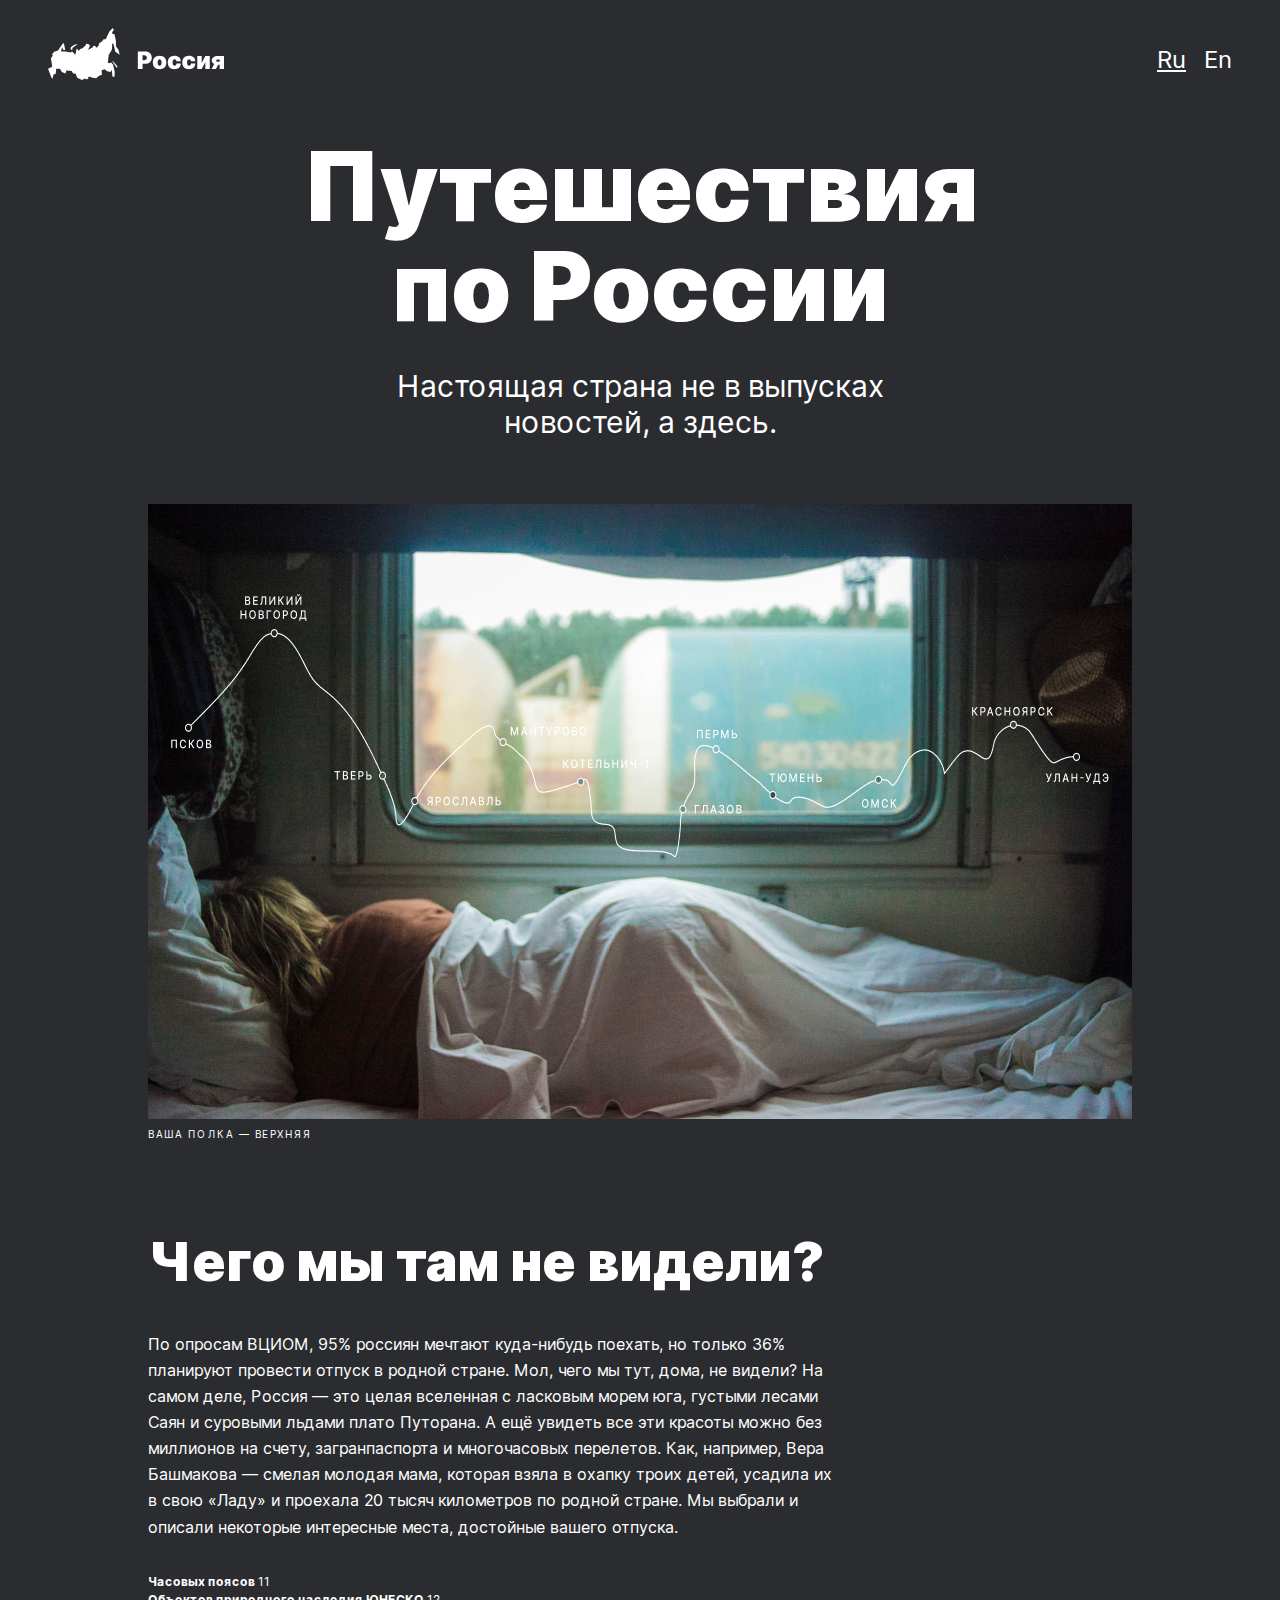
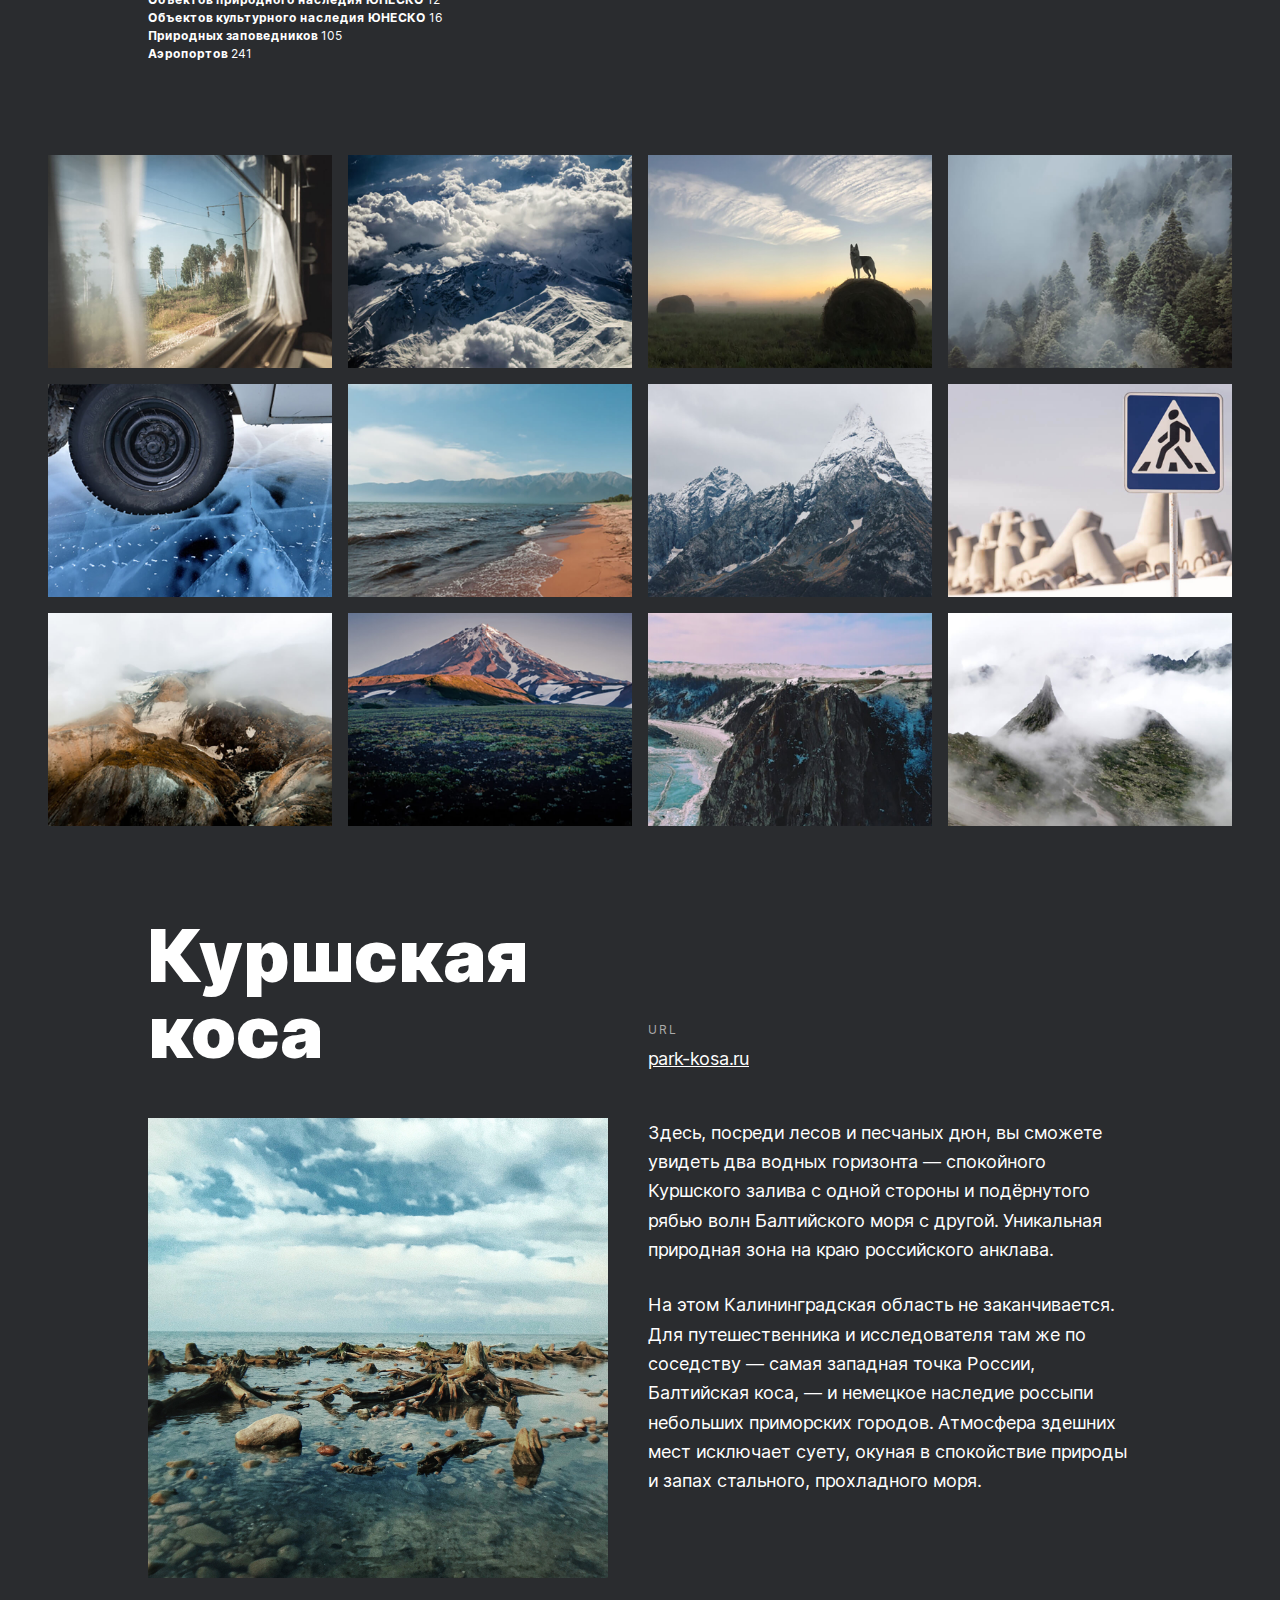
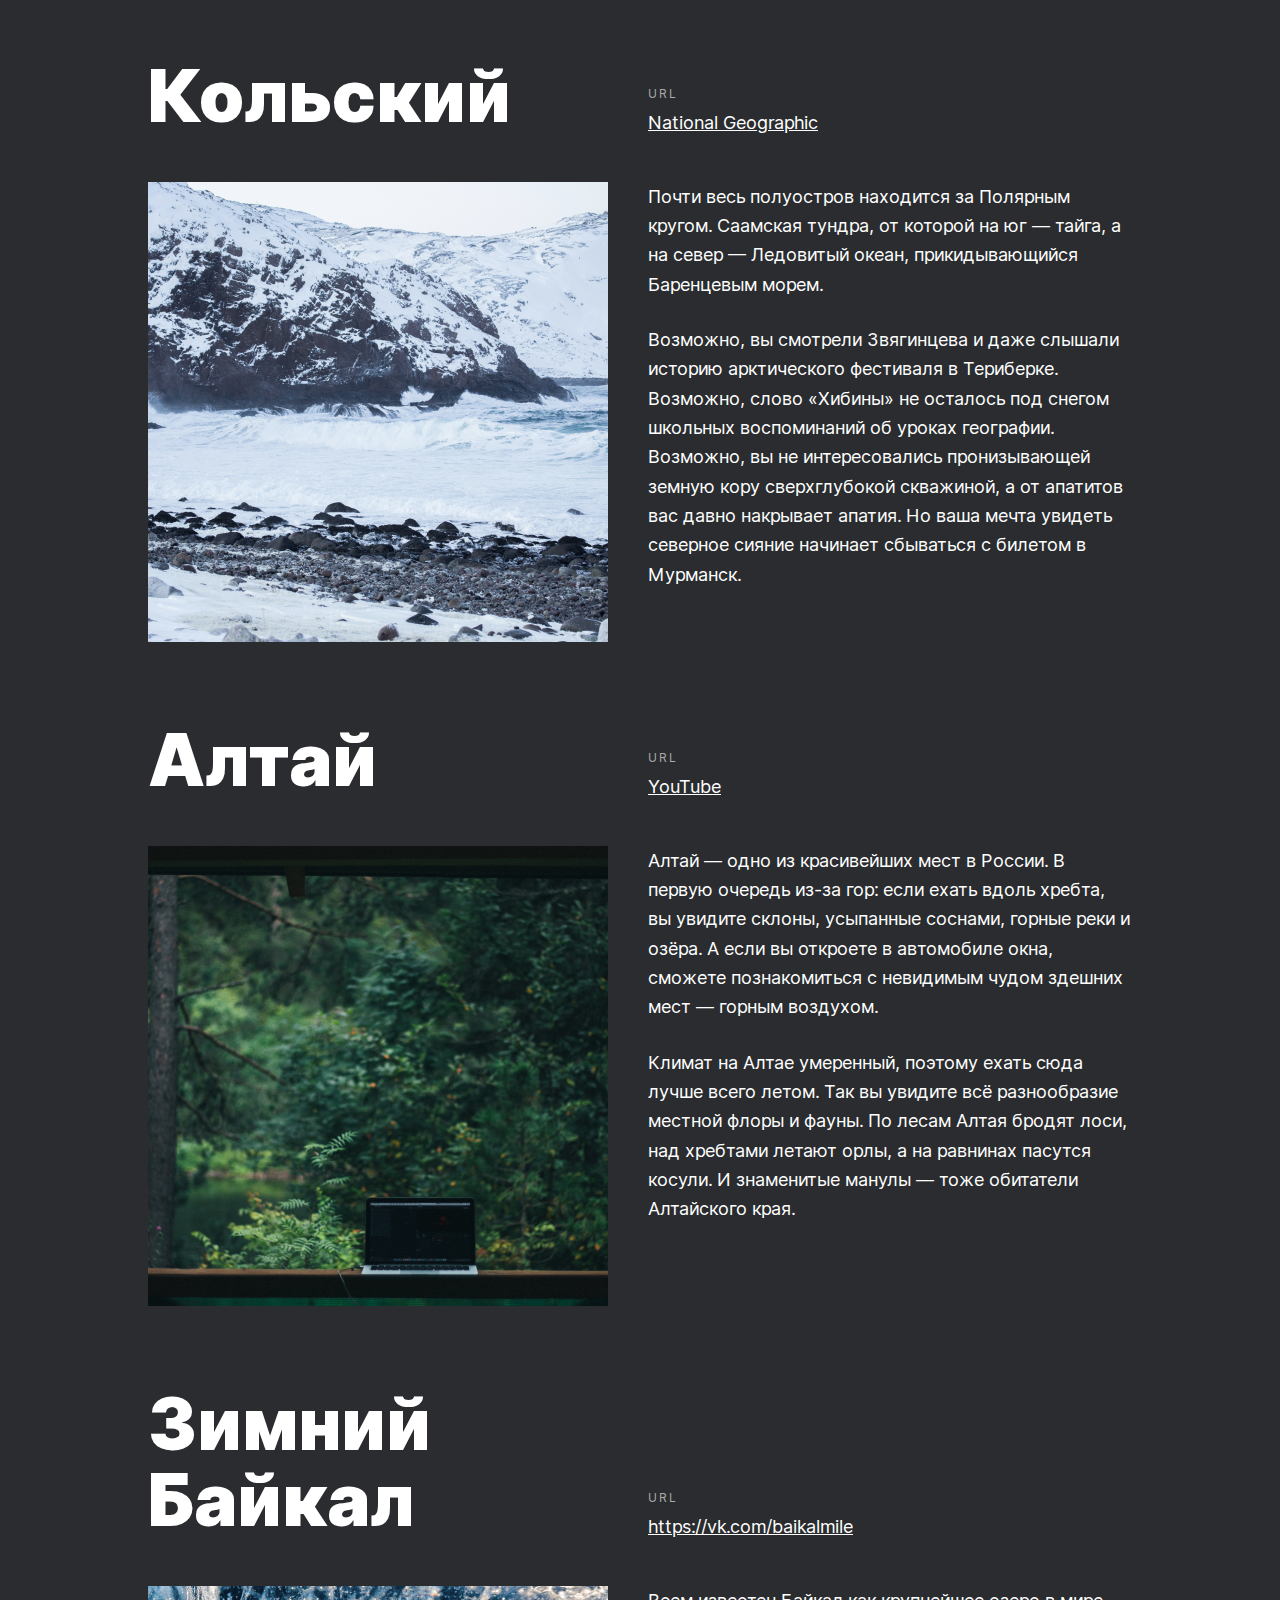
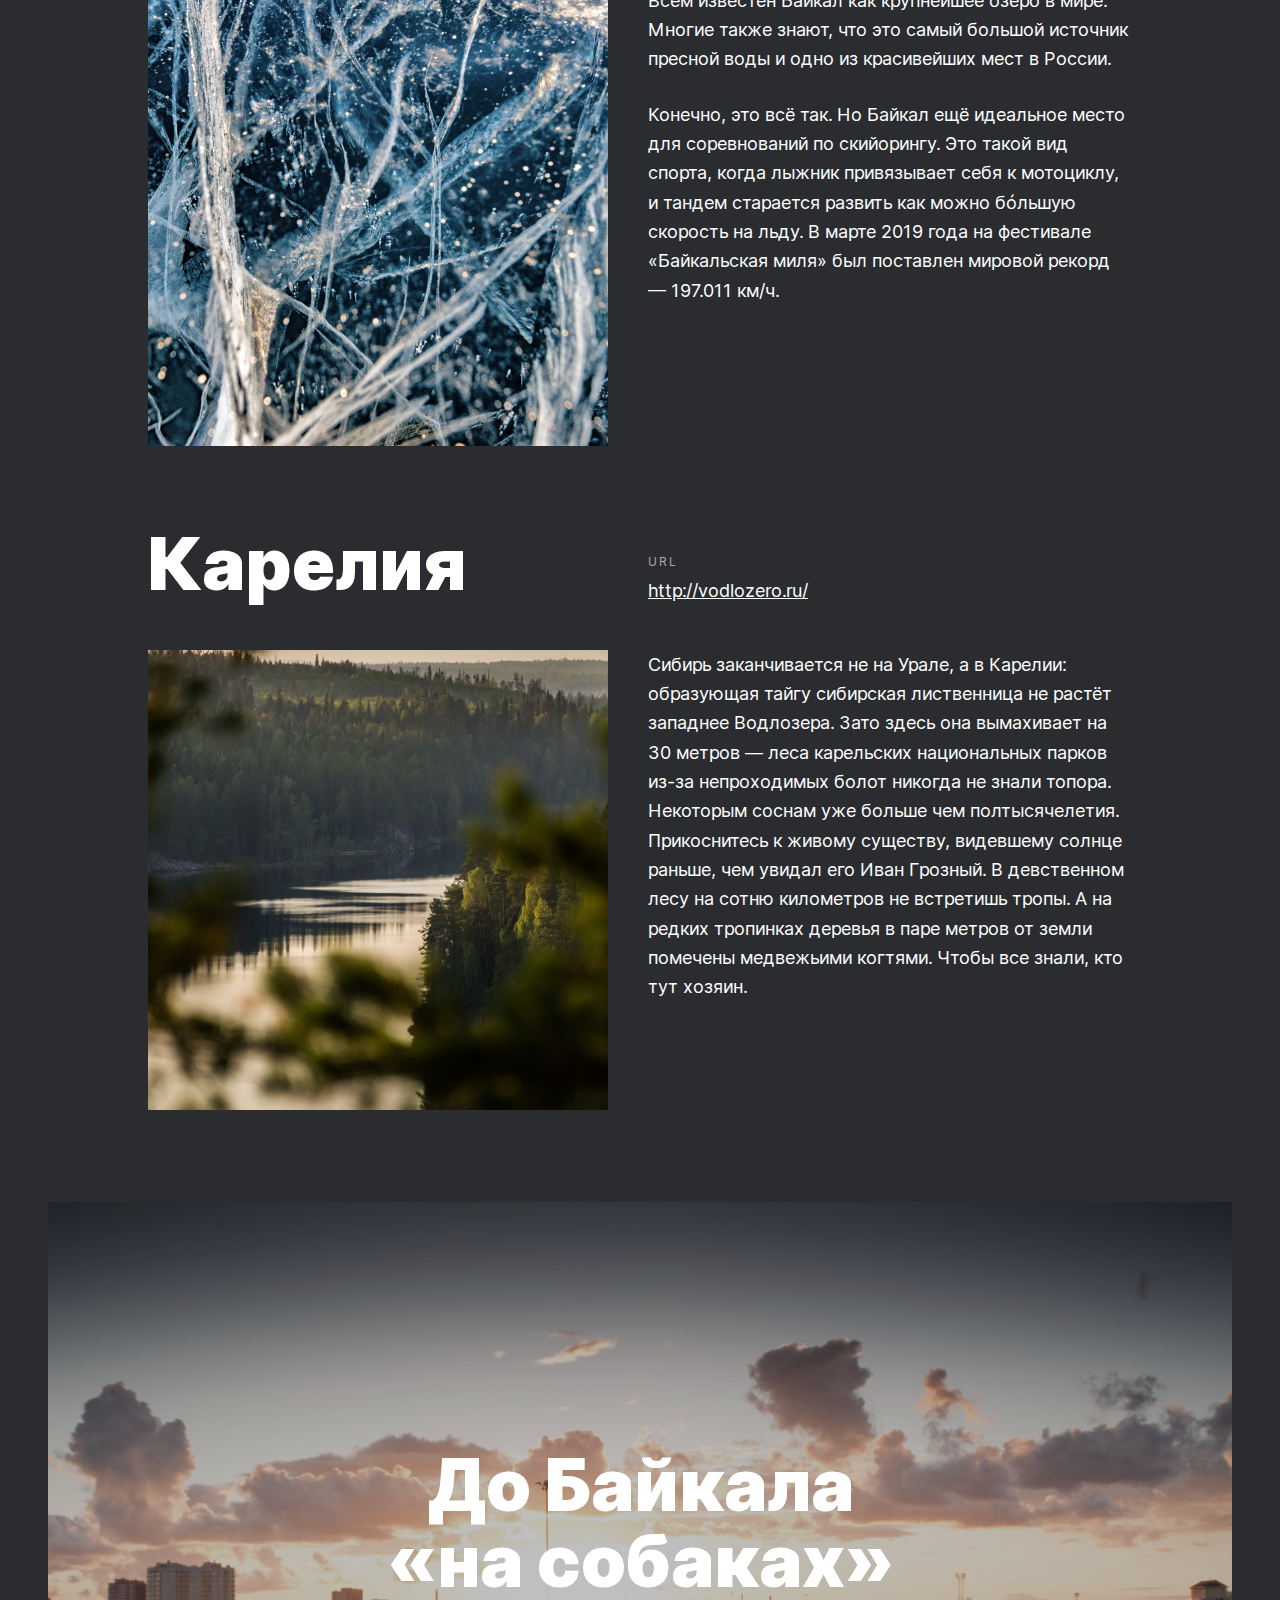
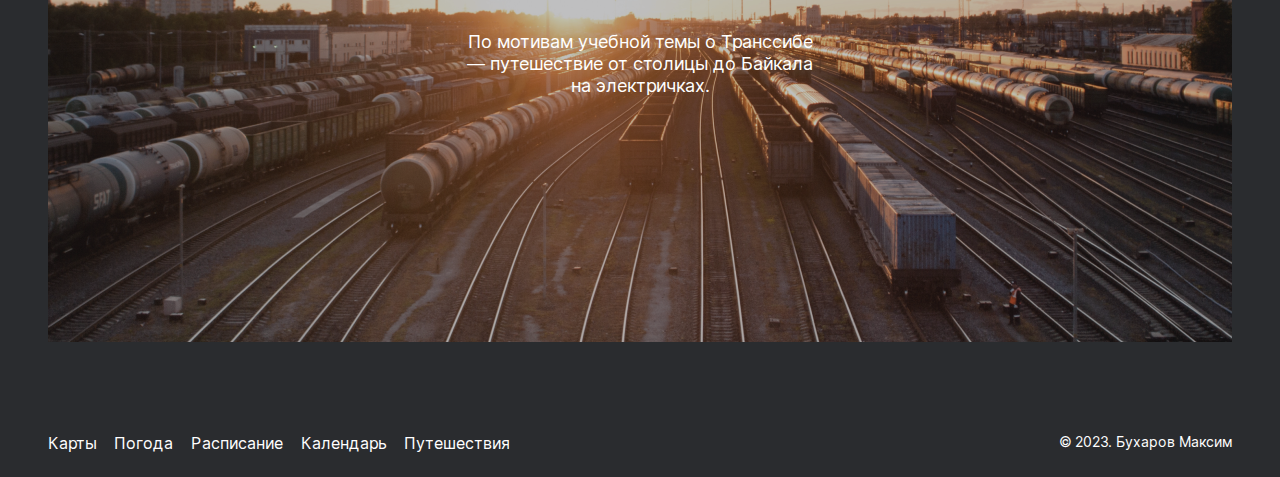
<file: index.html>
<!DOCTYPE html>
<html lang="ru">
  <head>
    <meta charset="UTF-8" />
    <link rel="stylesheet" href="./pages/index.css" />
    <meta name="viewport" content="width=device-width, initial-scale=1.0" />
    <title>Путешествия по России</title>
    <meta name="description" content="Проект о путешествиях по России" />
    <meta name="author" content="Максим Бухаров" />
    <meta name="keywords" content="путешествия, Россия, Транссиб" />
  </head>
  <body class="root">
    <div class="page">
      <header class="header">
        <img class="header__logo" src="./images/__logo.svg" alt="Логотип Россия" />
        <ul class="header__lang-links">
          <li><a class="header__lang-link header__lang-link_active link" href="#">Ru</a></li>
          <li><a class="header__lang-link link" href="#">En</a></li>
        </ul>
      </header>
      <main class="content">
        <section class="lead">
          <h1 class="lead__title">Путешествия по России</h1>
          <h2 class="lead__subtitle">Настоящая страна не в выпусках новостей, а здесь.</h2>
          <figure class="lead__map">
            <img
              class="lead__map-image"
              src="./images/__image.png"
              alt="Изображение России из
          окна поезда"
            />
            <figcaption class="lead__map-sign">Ваша полка &mdash; верхняя</figcaption>
          </figure>
        </section>
        <section class="intro">
          <h2 class="intro__title">Чего мы там не видели?</h2>
          <p class="intro__text">
            По опросам ВЦИОМ, 95% россиян мечтают куда-нибудь поехать, но только 36% планируют
            провести отпуск в родной стране. Мол, чего мы тут, дома, не видели? На самом деле,
            Россия — это целая вселенная с ласковым морем юга, густыми лесами Саян и суровыми льдами
            плато Путорана. А ещё увидеть все эти красоты можно без миллионов на счету,
            загранпаспорта и многочасовых перелетов. Как, например, Вера Башмакова — смелая молодая
            мама, которая взяла в охапку троих детей, усадила их в свою «Ладу» и проехала 20 тысяч
            километров по родной стране. Мы выбрали и описали некоторые интересные места, достойные
            вашего отпуска.
          </p>
          <ul class="intro__list">
            <li class="intro__list-item">
              <span class="intro__item-bold">Часовых поясов</span> 11
            </li>
            <li class="intro__list-item">
              <span class="intro__item-bold">Объектов природного наследия ЮНЕСКО </span>12
            </li>
            <li class="intro__list-item">
              <span class="intro__item-bold">Объектов культурного наследия ЮНЕСКО</span>
              16
            </li>
            <li class="intro__list-item">
              <span class="intro__item-bold">Природных заповедников</span> 105
            </li>
            <li class="intro__list-item"><span class="intro__item-bold">Аэропортов</span> 241</li>
          </ul>
        </section>
        <section class="photo-grid">
          <div class="photo-grid__gallery">
            <img
              class="photo-grid__item"
              src="./images/photo-grid-train.jpg"
              alt="Фото из поезда"
            />

            <img class="photo-grid__item" src="./images/photo-grid-atharva-tulsi.jpg" alt="Горы" />

            <img class="photo-grid__item" src="./images/photo-grid-tuman.jpg" alt="Туман" />

            <img class="photo-grid__item" src="./images/photo-grid-sochi.jpg" alt="Сочи" />

            <img
              class="photo-grid__item"
              src="./images/photo-grid-arisa.jpg"
              alt="Машина на льду"
            />

            <img class="photo-grid__item" src="./images/photo-grid-baikal.jpg" alt="Байкал" />

            <img class="photo-grid__item" src="./images/photo-grid-elbrus.jpg" alt="Эльбрус" />

            <img class="photo-grid__item" src="./images/photo-grid-kondratiev.jpg" alt="Берег" />

            <img
              class="photo-grid__item"
              src="./images/photo-grid-kamchatka-1.jpg"
              alt="Камчатка"
            />

            <img
              class="photo-grid__item"
              src="./images/photo-grid-kamchatka-2.jpg"
              alt="Еще Камчатка"
            />

            <img class="photo-grid__item" src="./images/photo-grid-baikal-2.jpg" alt="Еще Байкал" />

            <img class="photo-grid__item" src="./images/photo-grid-ergaki.jpg" alt="Ергаки" />
          </div>
        </section>
        <section class="places">
          <article class="place">
            <h2 class="place__title">Куршская коса</h2>
            <img
              class="place__image"
              src="./images/__image_kurshskaya_kosa.png"
              alt="Куршская коса"
            />
            <div class="place__website">
              <p class="place__url-heading">URL</p>
              <a class="place__link link" href="http://www.park-kosa.ru/" target="_blank"
                >park-kosa.ru</a
              >
            </div>
            <div class="place__text">
              <p class="place__paragraph">
                Здесь, посреди лесов и песчаных дюн, вы сможете увидеть два водных горизонта —
                спокойного Куршского залива с одной стороны и подёрнутого рябью волн Балтийского
                моря с другой. Уникальная природная зона на краю российского анклава.
              </p>
              <p class="place__paragraph">
                На этом Калининградская область не заканчивается. Для путешественника и
                исследователя там же по соседству — самая западная точка России, Балтийская коса, —
                и немецкое наследие россыпи небольших приморских городов. Атмосфера здешних мест
                исключает суету, окуная в спокойствие природы и запах стального, прохладного моря.
              </p>
            </div>
          </article>
          <article class="place">
            <h2 class="place__title">Кольский</h2>
            <img
              class="place__image"
              src="./images/__image_kolskiy.png"
              alt="Кольский полуостров"
            />
            <div class="place__website">
              <p class="place__url-heading">URL</p>
              <a
                class="place__link link"
                href="https://www.nationalgeographic.com/pages/topic/yourshot?keywords=kolskiy"
                target="_blank"
                >National Geographic</a
              >
            </div>
            <div class="place__text">
              <p class="place__paragraph">
                Почти весь полуостров находится за Полярным кругом. Саамская тундра, от которой на
                юг — тайга, а на север — Ледовитый океан, прикидывающийся Баренцевым морем.
              </p>
              <p class="place__paragraph">
                Возможно, вы смотрели Звягинцева и даже слышали историю арктического фестиваля в
                Териберке. Возможно, слово «Хибины» не осталось под снегом школьных воспоминаний об
                уроках географии. Возможно, вы не интересовались пронизывающей земную кору
                сверхглубокой скважиной, а от апатитов вас давно накрывает апатия. Но ваша мечта
                увидеть северное сияние начинает сбываться с билетом в Мурманск.
              </p>
            </div>
          </article>
          <article class="place">
            <h2 class="place__title">Алтай</h2>
            <img class="place__image" src="./images/__image_altay.png" alt="Алтай" />
            <div class="place__website">
              <p class="place__url-heading">URL</p>
              <a
                class="place__link link"
                href="https://www.youtube.com/watch?v=7ZEsoV7kWAQ&ab_channel=elivosk"
                target="_blank"
                >YouTube</a
              >
            </div>
            <div class="place__text">
              <p class="place__paragraph">
                Алтай — одно из красивейших мест в России. В первую очередь из-за гор: если ехать
                вдоль хребта, вы увидите склоны, усыпанные соснами, горные реки и озёра. А если вы
                откроете в автомобиле окна, сможете познакомиться с невидимым чудом здешних мест —
                горным воздухом.
              </p>
              <p class="place__paragraph">
                Климат на Алтае умеренный, поэтому ехать сюда лучше всего летом. Так вы увидите всё
                разнообразие местной флоры и фауны. По лесам Алтая бродят лоси, над хребтами летают
                орлы, а на равнинах пасутся косули. И знаменитые манулы — тоже обитатели Алтайского
                края.
              </p>
            </div>
          </article>
          <article class="place">
            <h2 class="place__title">Зимний Байкал</h2>
            <img class="place__image" src="./images/__image_snow_baikal.png" alt="Озеро Байкал" />
            <div class="place__website">
              <p class="place__url-heading">URL</p>
              <a class="place__link link" href="https://vk.com/baikalmile" target="_blank"
                >https://vk.com/baikalmile</a
              >
            </div>
            <div class="place__text">
              <p class="place__paragraph">
                Всем известен Байкал как крупнейшее озеро в мире. Многие также знают, что это самый
                большой источник пресной воды и одно из красивейших мест в России.
              </p>
              <p class="place__paragraph">
                Конечно, это всё так. Но Байкал ещё идеальное место для соревнований по скийорингу.
                Это такой вид спорта, когда лыжник привязывает себя к мотоциклу, и тандем старается
                развить как можно бóльшую скорость на льду. В марте 2019 года на фестивале
                «Байкальская миля» был поставлен мировой рекорд — 197.011 км/ч.
              </p>
            </div>
          </article>
          <article class="place">
            <h2 class="place__title">Карелия</h2>
            <img class="place__image" src="./images/__image_karelia.png" alt="Карелия" />
            <div class="place__website">
              <p class="place__url-heading">URL</p>
              <a class="place__link link" href="http://vodlozero.ru/" target="_blank"
                >http://vodlozero.ru/</a
              >
            </div>
            <div class="place__text">
              <p class="place__paragraph">
                Сибирь заканчивается не на Урале, а в Карелии: образующая тайгу сибирская
                лиственница не растёт западнее Водлозера. Зато здесь она вымахивает на 30 метров —
                леса карельских национальных парков из-за непроходимых болот никогда не знали
                топора. Некоторым соснам уже больше чем полтысячелетия. Прикоснитесь к живому
                существу, видевшему солнце раньше, чем увидал его Иван Грозный. В девственном лесу
                на сотню километров не встретишь тропы. А на редких тропинках деревья в паре метров
                от земли помечены медвежьими когтями. Чтобы все знали, кто тут хозяин.
              </p>
            </div>
          </article>
        </section>
        <section class="cover">
          <a
            class="cover__link"
            href="https://stampsy.com/na-elektrichkakh-do-baikala"
            target="_blank"
          >
            <h2 class="cover__title">До&nbsp;Байкала &laquo;на&nbsp;собаках&raquo;</h2>
            <p class="cover__subtitle">
              По мотивам учебной темы о Транссибе — путешествие от столицы до Байкала на
              электричках.
            </p>
          </a>
        </section>
      </main>
      <footer class="footer">
        <nav>
          <ul class="footer__links">
            <li>
              <a class="footer__link link" href="https://yandex.ru/maps" target="_blank">Карты</a>
            </li>
            <li>
              <a class="footer__link link" href="https://yandex.ru/pogoda" target="_blank"
                >Погода</a
              >
            </li>
            <li>
              <a class="footer__link link" href="https://rasp.yandex.ru" target="_blank"
                >Расписание</a
              >
            </li>
            <li>
              <a class="footer__link link" href="https://calendar.yandex.ru" target="_blank"
                >Календарь</a
              >
            </li>
            <li>
              <a class="footer__link link" href="https://travel.yandex.ru" target="_blank"
                >Путешествия</a
              >
            </li>
          </ul>
        </nav>
        <p class="footer__copyright">© 2023. Бухаров Максим</p>
      </footer>
    </div>
  </body>
</html>
</file>
<file: pages/index.css>
@import url(../vendor/normalize.css);
@import url(../vendor/fonts/fonts.css);
@import url(../blocks/page/page.css);
@import url(../blocks/root/root.css);
@import url(../blocks/link/link.css);
@import url(../blocks/header/header.css);
@import url(../blocks/header/__logo/header__logo.css);
@import url(../blocks/header/__lang-links/header__lang-links.css);
@import url(../blocks/header/__lang-link/header__lang-link.css);
@import url(../blocks/header/__lang-link/_active/header__lang-link_active.css);
@import url(../blocks/lead/lead.css);
@import url(../blocks/lead/__title/lead__title.css);
@import url(../blocks/lead/__subtitle/lead__subtitile.css);
@import url(../blocks/lead/__map/lead__map.css);
@import url(../blocks/lead/__map-image/lead__map-image.css);
@import url(../blocks/lead/__map-sign/lead__map-sign.css);
@import url(../blocks/intro/intro.css);
@import url(../blocks/intro/__title/intro__title.css);
@import url(../blocks/intro/__text/intro__text.css);
@import url(../blocks/intro/__list/intro__list.css);
@import url(../blocks/intro/__list-item/intro__list-item.css);
@import url(../blocks/intro/__item-bold/intro__item-bold.css);
@import url(../blocks/photo-grid/photo-grid.css);
@import url(../blocks/photo-grid/__gallery/photo-grid__gallery.css);
@import url(../blocks/photo-grid/__item/photo-grid__item.css);
@import url(../blocks/places/places.css);
@import url(../blocks/place/place.css);
@import url(../blocks/place/__image/place__image.css);
@import url(../blocks/place/__text/place__text.css);
@import url(../blocks/place/__title/place__title.css);
@import url(../blocks/place/__website/place__website.css);
@import url(../blocks/place/__url-heading/place__url-heading.css);
@import url(../blocks/place/__link/place__link.css);
@import url(../blocks/place/__paragraph/place__paragrapgh.css);
@import url(../blocks/cover/cover.css);
@import url(../blocks/cover/__link/cover__link.css);
@import url(../blocks/cover/__title/cover__title.css);
@import url(../blocks/cover/__subtitle/cover__subtitle.css);
@import url(../blocks/footer/footer.css);
@import url(../blocks/footer/__copyright/footer__copyright.css);
@import url(../blocks/footer/__links/footer__links.css);
@import url(../blocks/footer/__link/footer__link.css);
</file>
